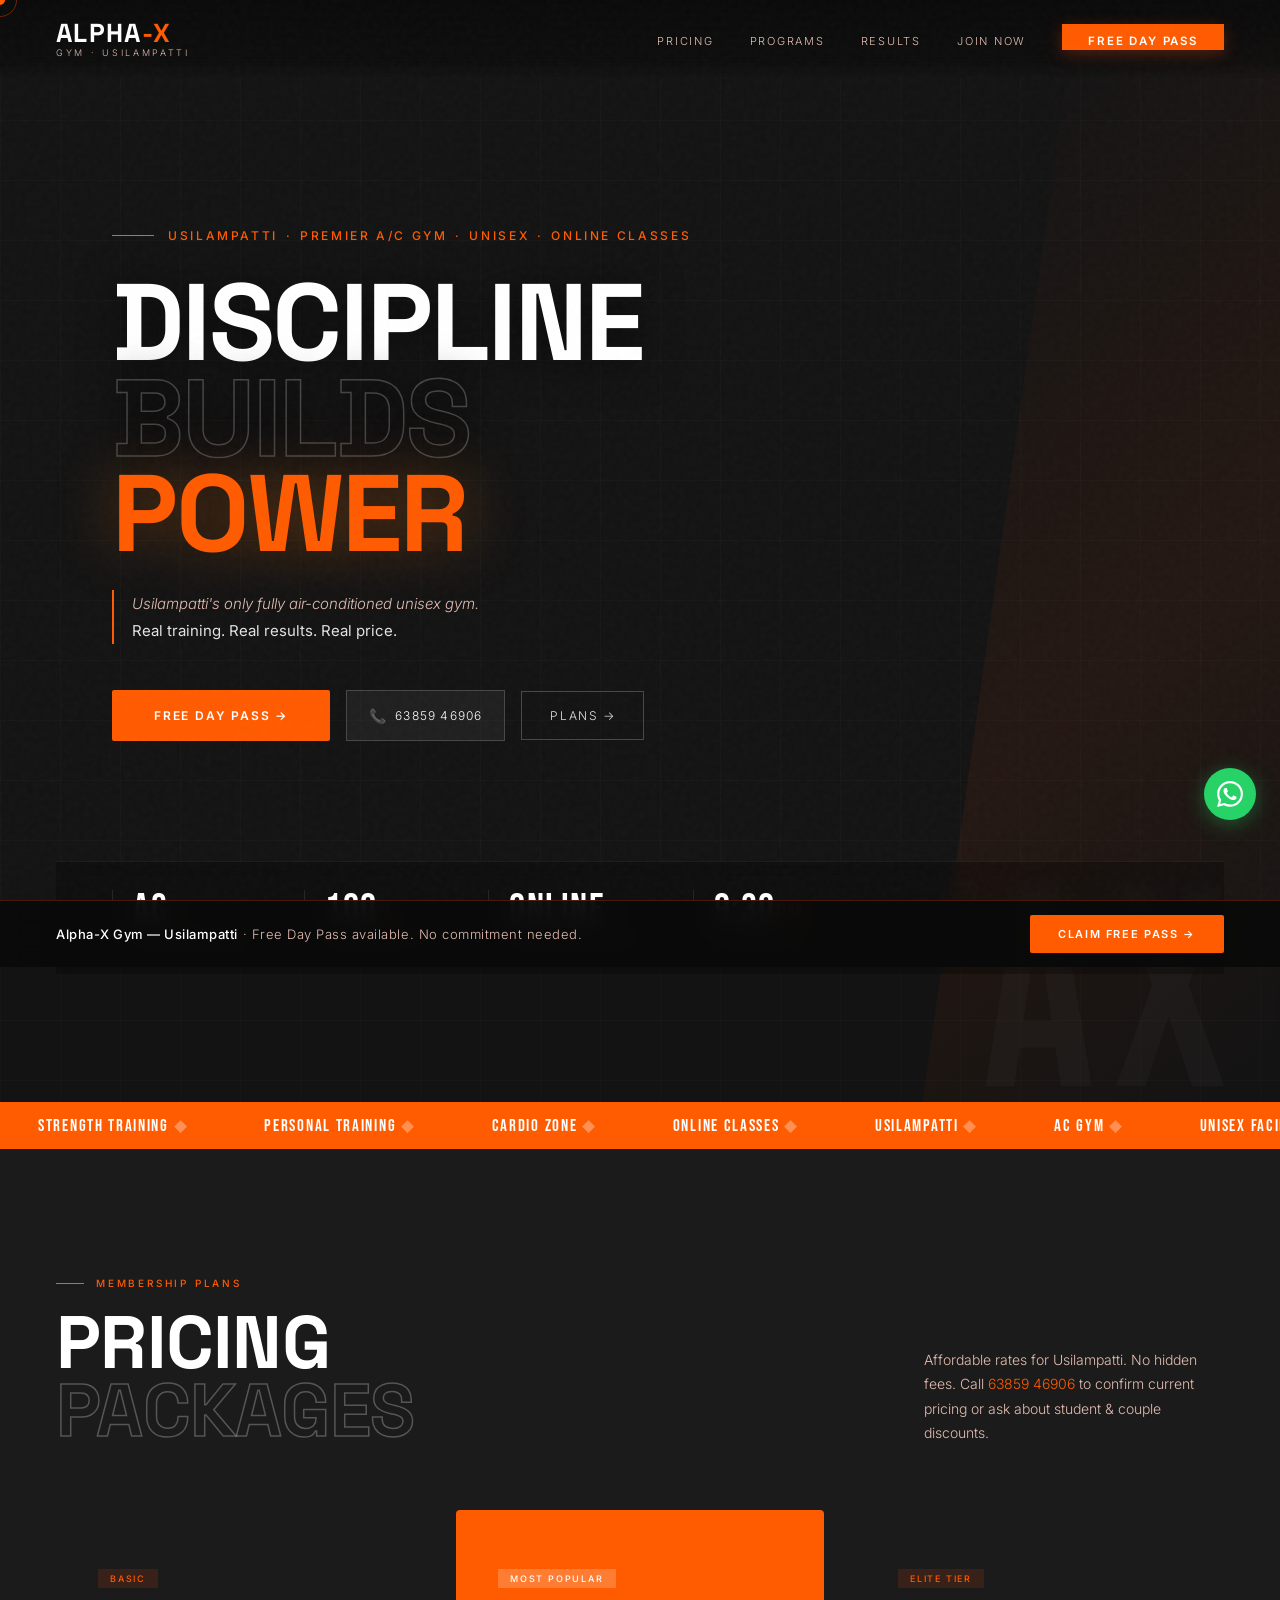
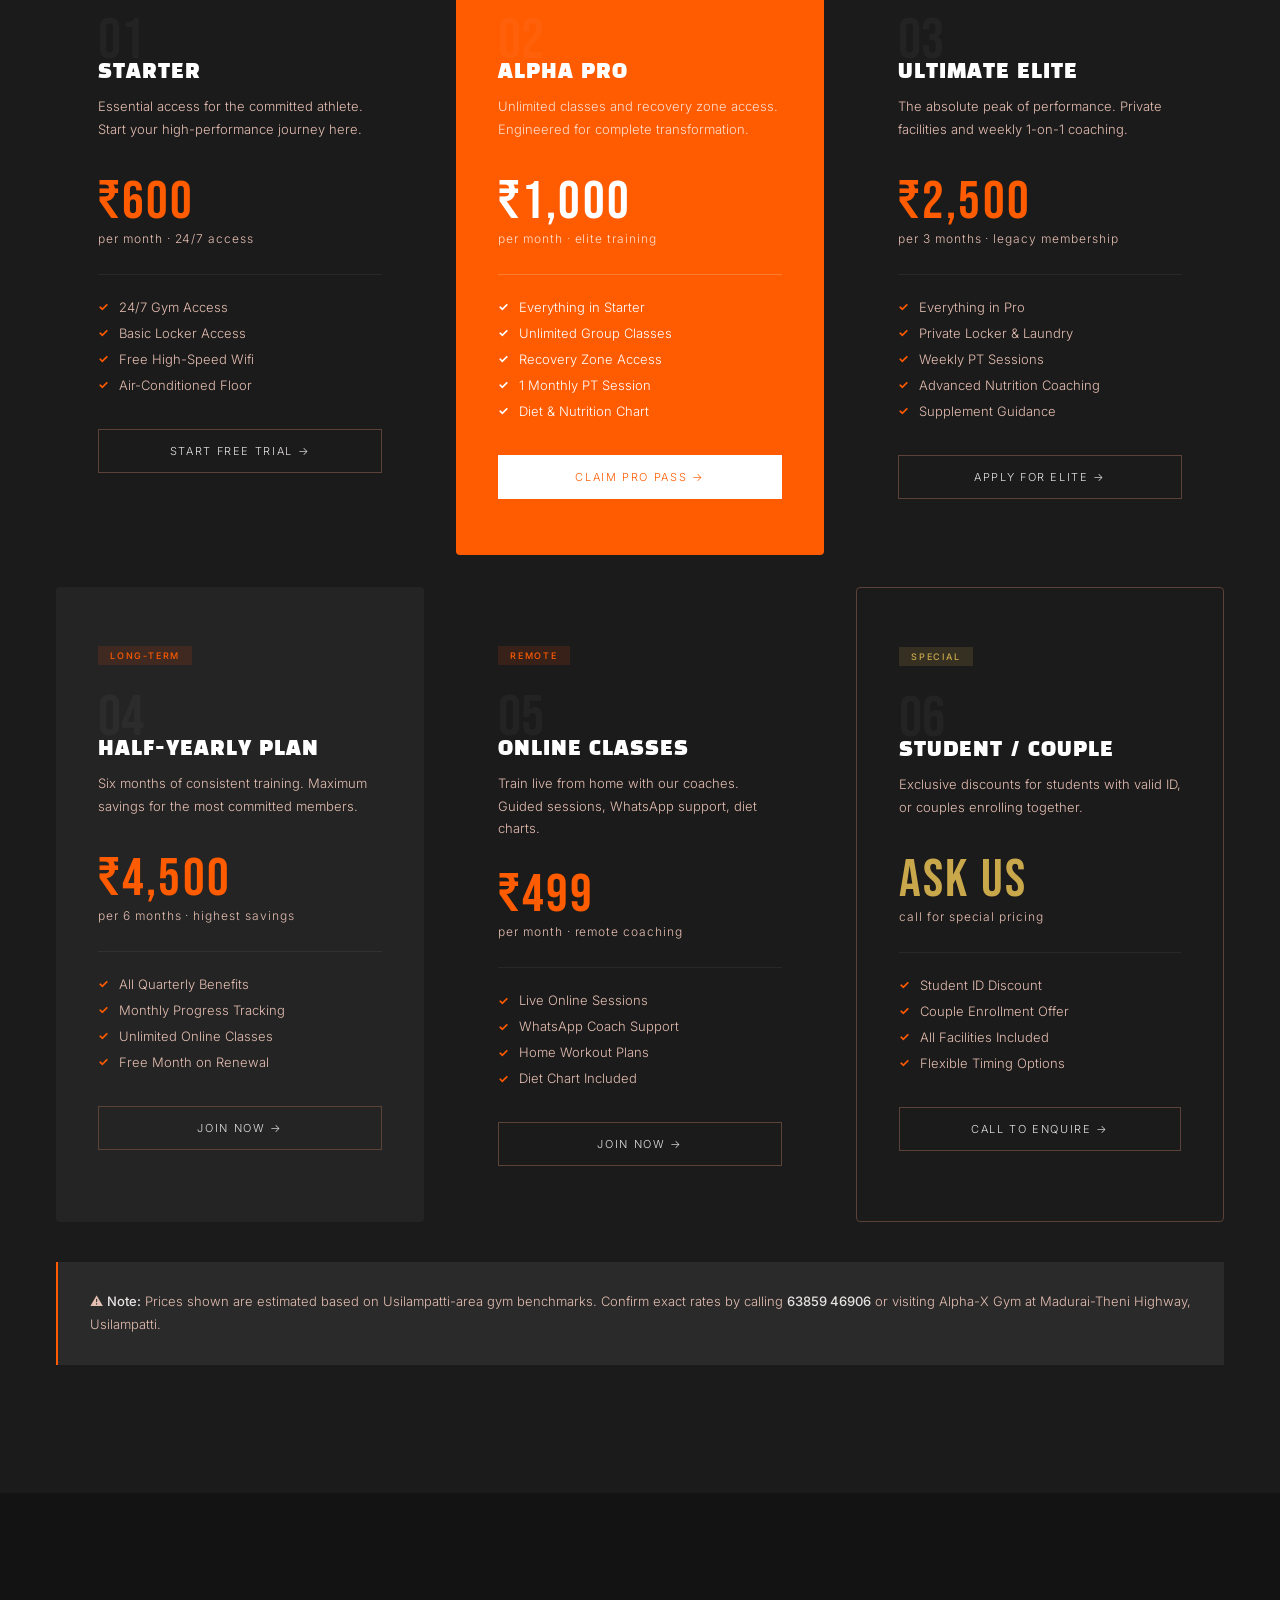
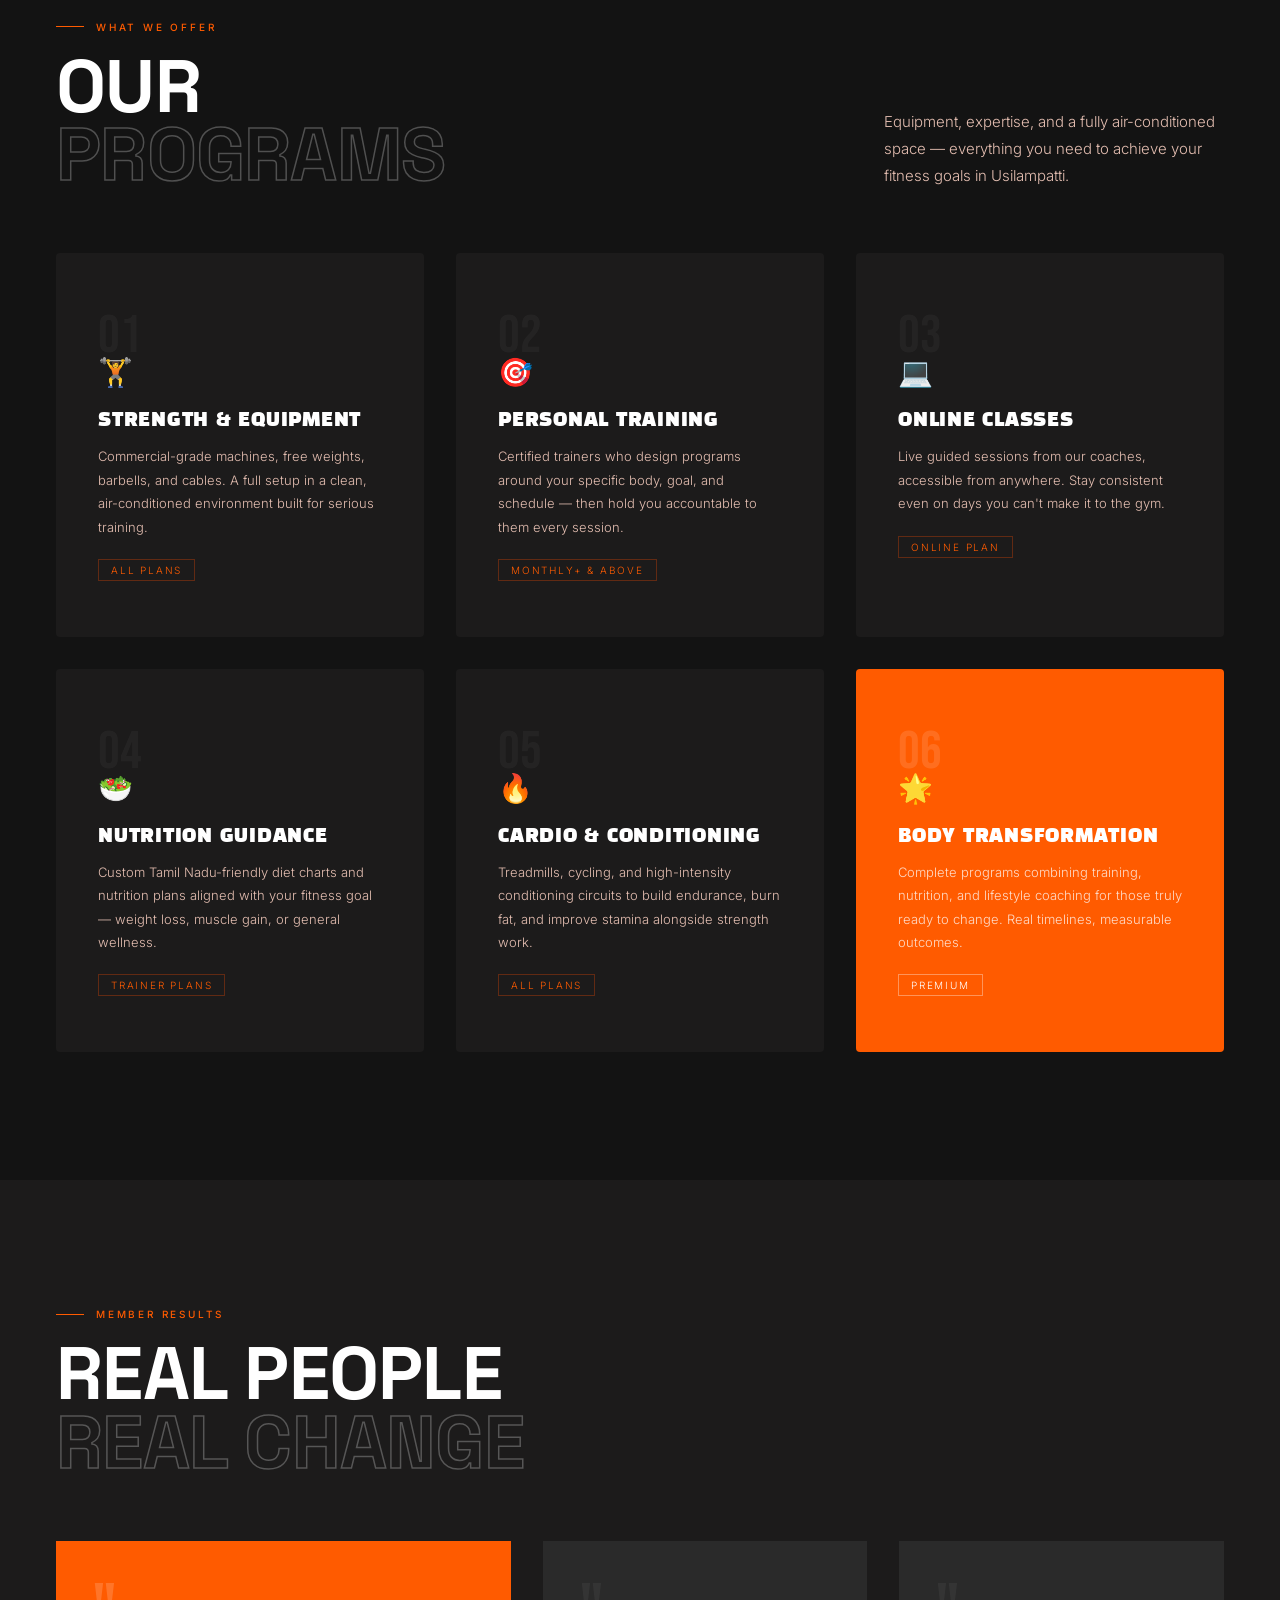
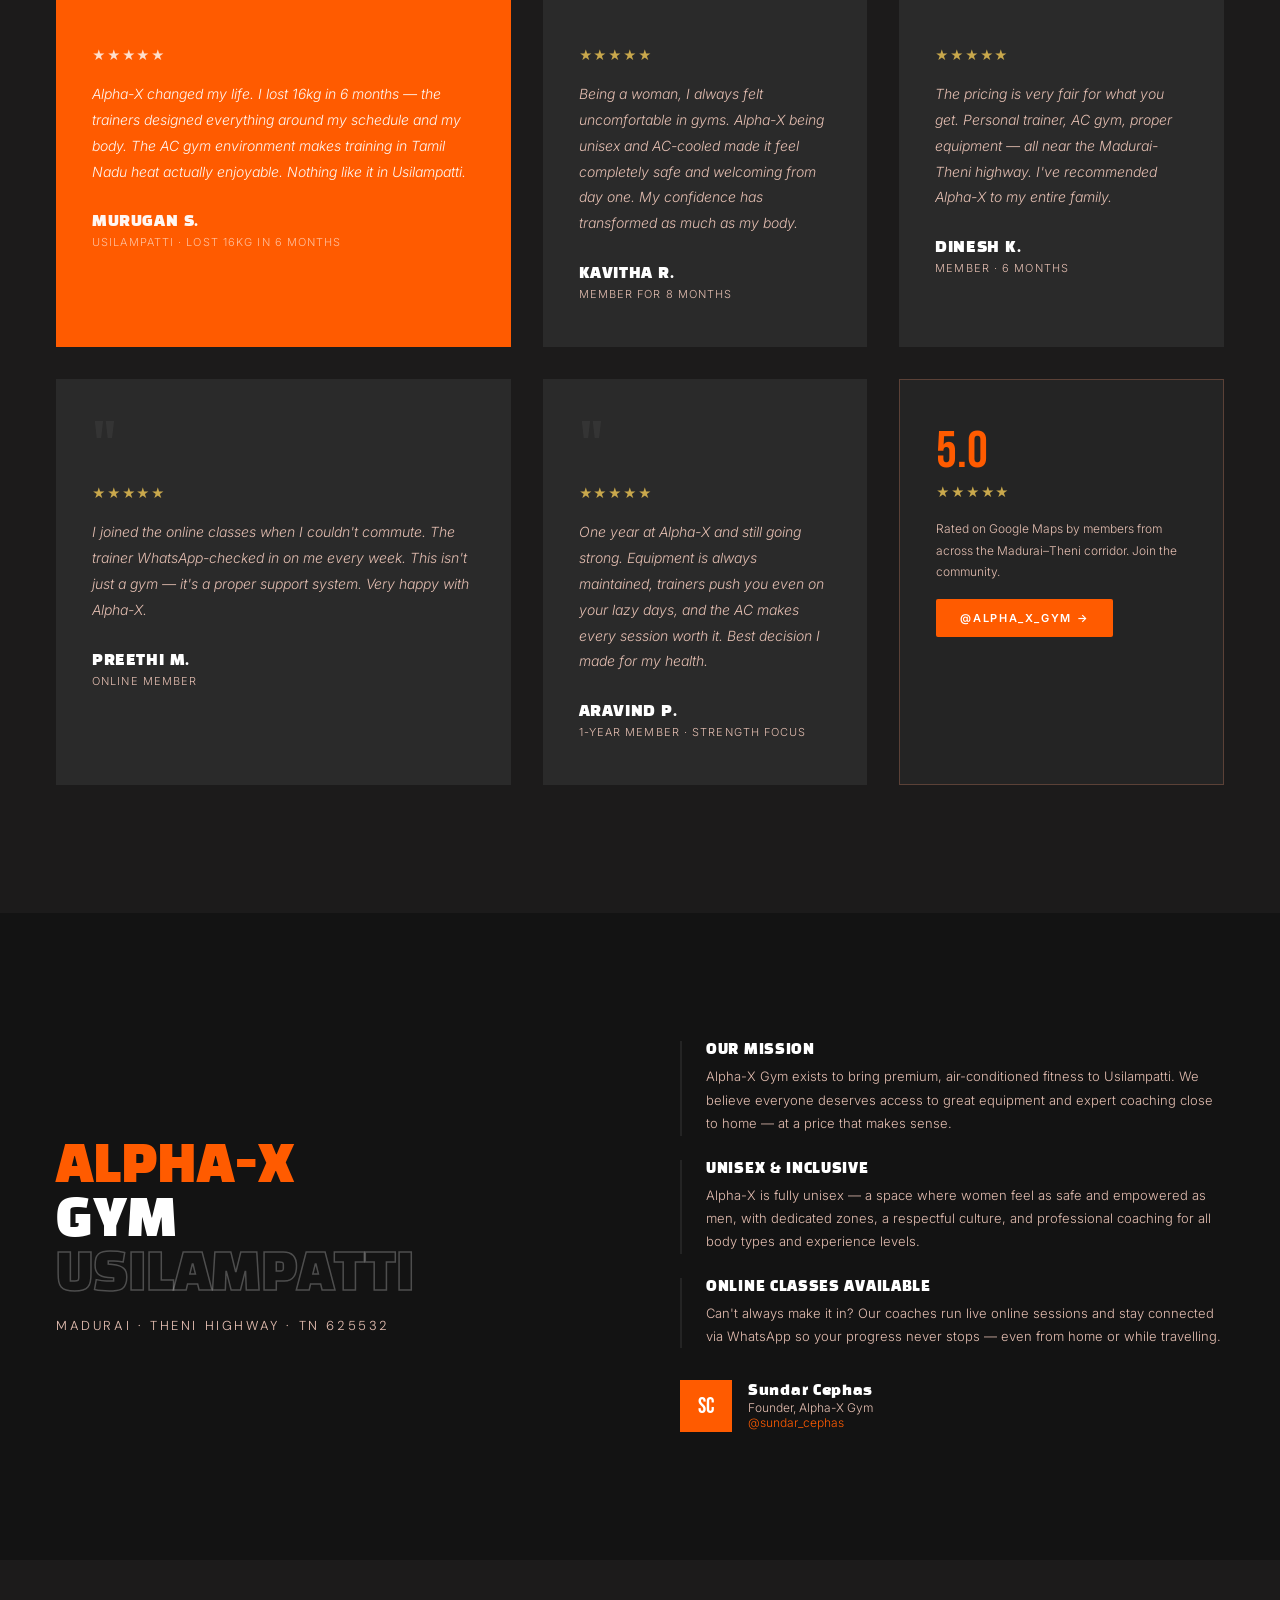
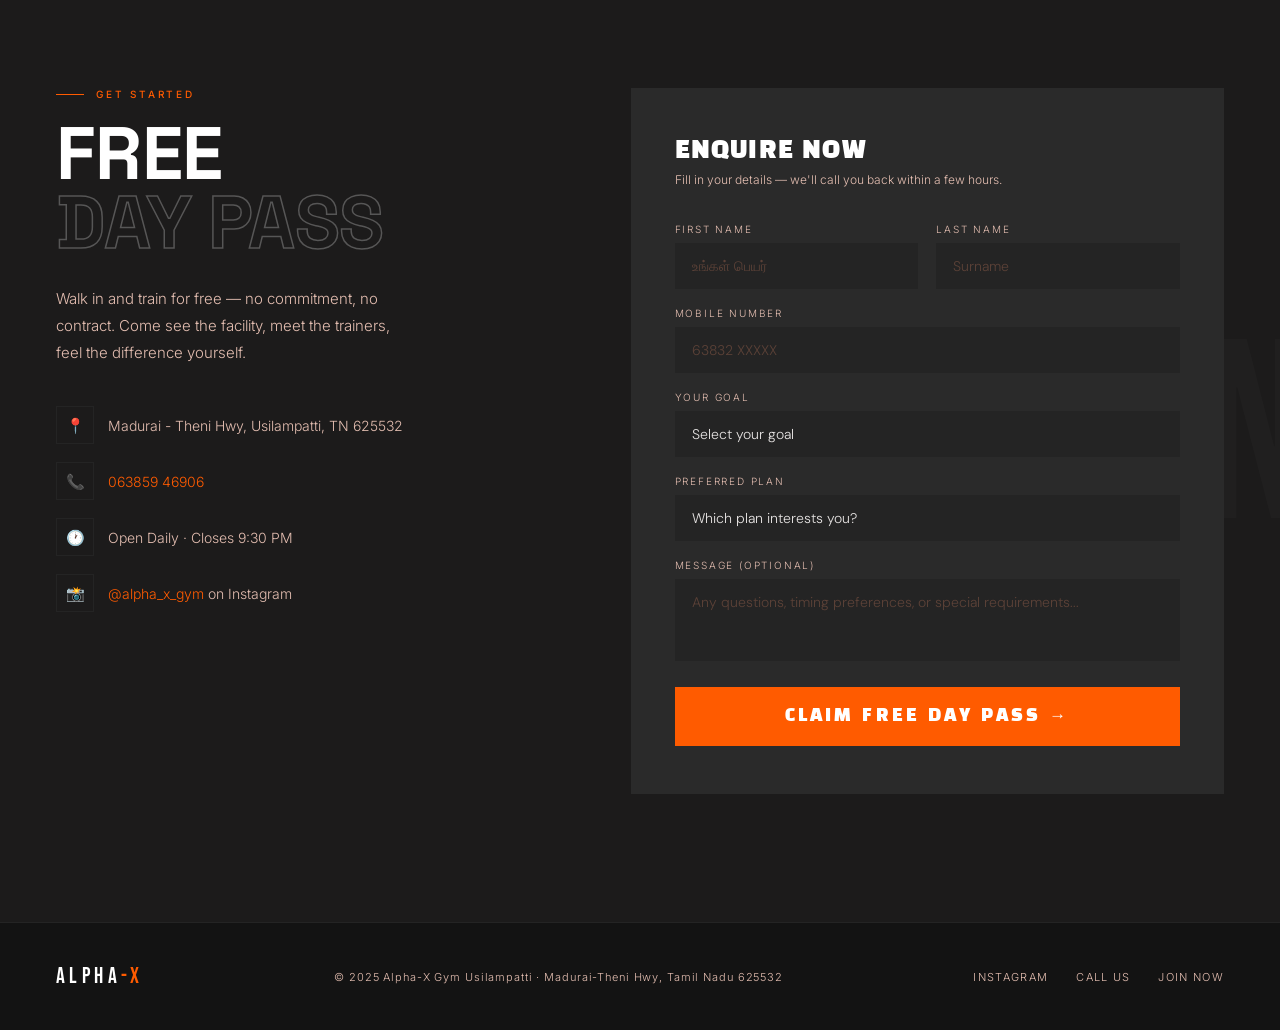
<file: index.html>
<!DOCTYPE html>
<html lang="en">
<head>
<meta charset="UTF-8">
<meta name="viewport" content="width=device-width, initial-scale=1.0">
<title>Alpha-X Gym — Usilampatti | Train Hard. Transform Real.</title>
<meta name="description" content="Alpha-X Gym, Usilampatti — Premium AC unisex gym on Madurai-Theni Highway. Personal training, online classes, affordable plans from ₹499.">
<link rel="preconnect" href="https://fonts.googleapis.com">
<link rel="preconnect" href="https://fonts.gstatic.com" crossorigin>
<link href="https://fonts.googleapis.com/css2?family=Bebas+Neue&family=Black+Han+Sans&family=DM+Sans:ital,opsz,wght@0,9..40,300;0,9..40,400;0,9..40,500;1,9..40,300&display=swap" rel="stylesheet">
<link rel="stylesheet" href="premium.css">
</head>
<body>

<div id="cur"></div>
<div id="cur2"></div>

<!-- FLOATING WHATSAPP -->
<a href="https://wa.me/916385946906?text=Hi%20Alpha-X!%20I%27d%20like%20to%20claim%20a%20Free%20Day%20Pass." target="_blank" class="wa-float" aria-label="WhatsApp">
  <svg viewBox="0 0 24 24"><path d="M17.472 14.382c-.297-.149-1.758-.867-2.03-.967-.273-.099-.471-.148-.67.15-.197.297-.767.966-.94 1.164-.173.199-.347.223-.644.075-.297-.15-1.255-.463-2.39-1.475-.883-.788-1.48-1.761-1.653-2.059-.173-.297-.018-.458.13-.606.134-.133.298-.347.446-.52.149-.174.198-.298.298-.497.099-.198.05-.371-.025-.52-.075-.149-.669-1.612-.916-2.207-.242-.579-.487-.5-.669-.51-.173-.008-.371-.01-.57-.01-.198 0-.52.074-.792.372-.272.297-1.04 1.016-1.04 2.479 0 1.462 1.065 2.875 1.213 3.074.149.198 2.096 3.2 5.077 4.487.709.306 1.262.489 1.694.625.712.227 1.36.195 1.871.118.571-.085 1.758-.719 2.006-1.413.248-.694.248-1.289.173-1.413-.074-.124-.272-.198-.57-.347m-5.421 7.403h-.004a9.87 9.87 0 01-5.031-1.378l-.361-.214-3.741.982.998-3.648-.235-.374a9.86 9.86 0 01-1.51-5.26c.001-5.45 4.436-9.884 9.888-9.884 2.64 0 5.122 1.03 6.988 2.898a9.825 9.825 0 012.893 6.994c-.003 5.45-4.437 9.884-9.885 9.884m8.413-18.297A11.815 11.815 0 0012.05 0C5.495 0 .16 5.335.157 11.892c0 2.096.547 4.142 1.588 5.945L.057 24l6.305-1.654a11.882 11.882 0 005.683 1.448h.005c6.554 0 11.89-5.335 11.893-11.893a11.821 11.821 0 00-3.48-8.413z"/></svg>
</a>

<!-- STICKY CTA BAR -->
<div class="sticky-bar" id="stickyBar">
  <p class="sticky-bar-text"><strong>Alpha-X Gym — Usilampatti</strong> · Free Day Pass available. No commitment needed.</p>
  <a href="#contact" class="btn"><span>Claim Free Pass →</span></a>
</div>

<!-- NAV -->
<nav id="mainNav">
  <a href="#" class="logo">
    <span class="logo-top">ALPHA<span>-X</span></span>
    <span class="logo-sub">Gym · Usilampatti</span>
  </a>
  <ul class="nav-links">
    <li><a href="#pricing">Pricing</a></li>
    <li><a href="#services">Programs</a></li>
    <li><a href="#testimonials">Results</a></li>
    <li><a href="#contact">Join Now</a></li>
    <li><a href="#contact" class="nav-cta">Free Day Pass</a></li>
  </ul>
</nav>

<!-- HERO -->
<section id="hero">
  <div class="hbg"></div>
  <div class="hgrid"></div>
  <div class="hbar"></div>
  <div class="hghost">AX</div>
  <div class="hero-inner">
    <!-- LEFT: Headline & CTAs -->
    <div class="hcontent">
      <div class="eyebrow">
        <div class="eyebrow-line"></div>
        <span>Usilampatti <span class="eyebrow-sep">·</span> Premier A/C Gym <span class="eyebrow-sep">·</span> Unisex <span class="eyebrow-sep">·</span> Online Classes</span>
      </div>
      <h1>
        DISCIPLINE<br>
        <span class="stroke">BUILDS</span><br>
        <span class="acc">POWER</span>
      </h1>
      <p class="hero-tagline">
        Usilampatti's only fully air-conditioned unisex gym.<br>
        <strong>Real training. Real results. Real price.</strong>
      </p>
      <div class="hactions">
        <a href="#contact" class="btn"><span>Free Day Pass →</span></a>
        <a href="tel:6385946906" class="btn-call"><span class="btn-call-icon">📞</span><span>63859 46906</span></a>
        <a href="#pricing" class="btn-o">Plans →</a>
      </div>
    </div>
  </div>
  <div class="hbottom">
    <div class="hs"><div class="hs-n">AC<em> ✓</em></div><div class="hs-l">Air-Conditioned</div></div>
    <div class="hs"><div class="hs-n">100<em>%</em></div><div class="hs-l">Unisex Facility</div></div>
    <div class="hs"><div class="hs-n">ONLINE<em> ✓</em></div><div class="hs-l">Classes Available</div></div>
    <div class="hs"><div class="hs-n">9:30<em>PM</em></div><div class="hs-l">Closes Daily</div></div>
  </div>
</section>

<!-- TICKER -->
<div class="ticker">
  <div class="ticker-track">
    <span class="ti">Strength Training <span class="td">◆</span></span>
    <span class="ti">Personal Training <span class="td">◆</span></span>
    <span class="ti">Cardio Zone <span class="td">◆</span></span>
    <span class="ti">Online Classes <span class="td">◆</span></span>
    <span class="ti">Usilampatti <span class="td">◆</span></span>
    <span class="ti">AC Gym <span class="td">◆</span></span>
    <span class="ti">Unisex Facility <span class="td">◆</span></span>
    <span class="ti">Body Transformation <span class="td">◆</span></span>
    <span class="ti">Nutrition Guidance <span class="td">◆</span></span>
    <span class="ti">Strength Training <span class="td">◆</span></span>
    <span class="ti">Personal Training <span class="td">◆</span></span>
    <span class="ti">Cardio Zone <span class="td">◆</span></span>
    <span class="ti">Online Classes <span class="td">◆</span></span>
    <span class="ti">Usilampatti <span class="td">◆</span></span>
    <span class="ti">AC Gym <span class="td">◆</span></span>
    <span class="ti">Unisex Facility <span class="td">◆</span></span>
    <span class="ti">Body Transformation <span class="td">◆</span></span>
    <span class="ti">Nutrition Guidance <span class="td">◆</span></span>
  </div>
</div>

<!-- PRICING -->
<section id="pricing">
  <div class="ph rev">
    <div>
      <div class="sl"><div class="sl-line"></div><span>Membership Plans</span></div>
      <h2 class="st">PRICING<br><span class="s">PACKAGES</span></h2>
    </div>
    <p class="pnote">Affordable rates for Usilampatti. No hidden fees. Call <a href="tel:6385946906">63859 46906</a> to confirm current pricing or ask about student &amp; couple discounts.</p>
  </div>
  <div class="pgrid">

    <div class="plan rev d1">
      <div class="pbadge">Basic</div>
      <div class="pnum">01</div>
      <div class="pname">STARTER</div>
      <p class="pdesc">Essential access for the committed athlete. Start your high-performance journey here.</p>
      <div class="pprice">₹600</div>
      <div class="pperiod">per month · 24/7 access</div>
      <div class="pdiv"></div>
      <ul class="pfeat">
        <li>24/7 Gym Access</li>
        <li>Basic Locker Access</li>
        <li>Free High-Speed Wifi</li>
        <li>Air-Conditioned Floor</li>
      </ul>
      <a href="registration.html" class="pcta">Start Free Trial →</a>
    </div>

    <div class="plan hl rev d2">
      <div class="pbadge">Most Popular</div>
      <div class="pnum">02</div>
      <div class="pname">Alpha Pro</div>
      <p class="pdesc">Unlimited classes and recovery zone access. Engineered for complete transformation.</p>
      <div class="pprice">₹1,000</div>
      <div class="pperiod">per month · elite training</div>
      <div class="pdiv"></div>
      <ul class="pfeat">
        <li>Everything in Starter</li>
        <li>Unlimited Group Classes</li>
        <li>Recovery Zone Access</li>
        <li>1 Monthly PT Session</li>
        <li>Diet &amp; Nutrition Chart</li>
      </ul>
      <a href="registration.html" class="pcta">Claim Pro Pass →</a>
    </div>

    <div class="plan rev d3">
      <div class="pbadge">Elite Tier</div>
      <div class="pnum">03</div>
      <div class="pname">Ultimate Elite</div>
      <p class="pdesc">The absolute peak of performance. Private facilities and weekly 1-on-1 coaching.</p>
      <div class="pprice">₹2,500</div>
      <div class="pperiod">per 3 months · legacy membership</div>
      <div class="pdiv"></div>
      <ul class="pfeat">
        <li>Everything in Pro</li>
        <li>Private Locker &amp; Laundry</li>
        <li>Weekly PT Sessions</li>
        <li>Advanced Nutrition Coaching</li>
        <li>Supplement Guidance</li>
      </ul>
      <a href="registration.html" class="pcta">Apply for Elite →</a>
    </div>

    <div class="plan rev d1" style="background:var(--iron);">
      <div class="pbadge">Long-Term</div>
      <div class="pnum">04</div>
      <div class="pname">Half-Yearly Plan</div>
      <p class="pdesc">Six months of consistent training. Maximum savings for the most committed members.</p>
      <div class="pprice">₹4,500</div>
      <div class="pperiod">per 6 months · highest savings</div>
      <div class="pdiv"></div>
      <ul class="pfeat">
        <li>All Quarterly Benefits</li>
        <li>Monthly Progress Tracking</li>
        <li>Unlimited Online Classes</li>
        <li>Free Month on Renewal</li>
      </ul>
      <a href="#contact" class="pcta">Join Now →</a>
    </div>

    <div class="plan rev d2">
      <div class="pbadge">Remote</div>
      <div class="pnum">05</div>
      <div class="pname">Online Classes</div>
      <p class="pdesc">Train live from home with our coaches. Guided sessions, WhatsApp support, diet charts.</p>
      <div class="pprice">₹499</div>
      <div class="pperiod">per month · remote coaching</div>
      <div class="pdiv"></div>
      <ul class="pfeat">
        <li>Live Online Sessions</li>
        <li>WhatsApp Coach Support</li>
        <li>Home Workout Plans</li>
        <li>Diet Chart Included</li>
      </ul>
      <a href="#contact" class="pcta">Join Now →</a>
    </div>

    <div class="plan rev d3" style="border:1px solid var(--mid);">
      <div class="pbadge" style="background:rgba(201,168,76,.15);color:var(--gold);">Special</div>
      <div class="pnum">06</div>
      <div class="pname">Student / Couple</div>
      <p class="pdesc">Exclusive discounts for students with valid ID, or couples enrolling together.</p>
      <div class="pprice" style="color:var(--gold);">Ask Us</div>
      <div class="pperiod">call for special pricing</div>
      <div class="pdiv"></div>
      <ul class="pfeat">
        <li>Student ID Discount</li>
        <li>Couple Enrollment Offer</li>
        <li>All Facilities Included</li>
        <li>Flexible Timing Options</li>
      </ul>
      <a href="tel:6385946906" class="pcta">Call to Enquire →</a>
    </div>

  </div>
  <div class="pfoot rev">
    ⚠️ <strong>Note:</strong> Prices shown are estimated based on Usilampatti-area gym benchmarks. Confirm exact rates by calling <strong>63859 46906</strong> or visiting Alpha-X Gym at Madurai-Theni Highway, Usilampatti.
  </div>
</section>

<!-- SERVICES -->
<section id="services">
  <div class="si rev">
    <div>
      <div class="sl"><div class="sl-line"></div><span>What We Offer</span></div>
      <h2 class="st">OUR<br><span class="s">PROGRAMS</span></h2>
    </div>
    <p class="sblurb">Equipment, expertise, and a fully air-conditioned space — everything you need to achieve your fitness goals in Usilampatti.</p>
  </div>
  <div class="sgrid">
    <div class="srv rev d1">
      <div class="srv-n">01</div>
      <span class="srv-icon">🏋️</span>
      <div class="srv-name">Strength &amp; Equipment</div>
      <p class="srv-desc">Commercial-grade machines, free weights, barbells, and cables. A full setup in a clean, air-conditioned environment built for serious training.</p>
      <span class="srv-tag">All plans</span>
    </div>
    <div class="srv rev d2">
      <div class="srv-n">02</div>
      <span class="srv-icon">🎯</span>
      <div class="srv-name">Personal Training</div>
      <p class="srv-desc">Certified trainers who design programs around your specific body, goal, and schedule — then hold you accountable to them every session.</p>
      <span class="srv-tag">Monthly+ &amp; above</span>
    </div>
    <div class="srv rev d3">
      <div class="srv-n">03</div>
      <span class="srv-icon">💻</span>
      <div class="srv-name">Online Classes</div>
      <p class="srv-desc">Live guided sessions from our coaches, accessible from anywhere. Stay consistent even on days you can't make it to the gym.</p>
      <span class="srv-tag">Online plan</span>
    </div>
    <div class="srv rev d1">
      <div class="srv-n">04</div>
      <span class="srv-icon">🥗</span>
      <div class="srv-name">Nutrition Guidance</div>
      <p class="srv-desc">Custom Tamil Nadu-friendly diet charts and nutrition plans aligned with your fitness goal — weight loss, muscle gain, or general wellness.</p>
      <span class="srv-tag">Trainer plans</span>
    </div>
    <div class="srv rev d2">
      <div class="srv-n">05</div>
      <span class="srv-icon">🔥</span>
      <div class="srv-name">Cardio &amp; Conditioning</div>
      <p class="srv-desc">Treadmills, cycling, and high-intensity conditioning circuits to build endurance, burn fat, and improve stamina alongside strength work.</p>
      <span class="srv-tag">All plans</span>
    </div>
    <div class="srv rev d3" style="background:var(--orange);">
      <div class="srv-n" style="color:rgba(255,255,255,.12)">06</div>
      <span class="srv-icon">🌟</span>
      <div class="srv-name" style="color:var(--white)">Body Transformation</div>
      <p class="srv-desc" style="color:rgba(255,255,255,.78)">Complete programs combining training, nutrition, and lifestyle coaching for those truly ready to change. Real timelines, measurable outcomes.</p>
      <span class="srv-tag" style="border-color:rgba(255,255,255,.35);color:var(--white)">Premium</span>
    </div>
  </div>
</section>

<!-- TESTIMONIALS -->
<section id="testimonials">
  <div class="rev">
    <div class="sl"><div class="sl-line"></div><span>Member Results</span></div>
    <h2 class="st">REAL PEOPLE<br><span class="s">REAL CHANGE</span></h2>
  </div>
  <div class="tgrid">
    <div class="tcard feat rev d1">
      <div class="tqm">"</div>
      <span class="tstar">★★★★★</span>
      <p class="tq">Alpha-X changed my life. I lost 16kg in 6 months — the trainers designed everything around my schedule and my body. The AC gym environment makes training in Tamil Nadu heat actually enjoyable. Nothing like it in Usilampatti.</p>
      <div class="ta">Murugan S.</div>
      <div class="tr">Usilampatti · Lost 16kg in 6 months</div>
    </div>
    <div class="tcard rev d2">
      <div class="tqm">"</div>
      <span class="tstar">★★★★★</span>
      <p class="tq">Being a woman, I always felt uncomfortable in gyms. Alpha-X being unisex and AC-cooled made it feel completely safe and welcoming from day one. My confidence has transformed as much as my body.</p>
      <div class="ta">Kavitha R.</div>
      <div class="tr">Member for 8 months</div>
    </div>
    <div class="tcard rev d3">
      <div class="tqm">"</div>
      <span class="tstar">★★★★★</span>
      <p class="tq">The pricing is very fair for what you get. Personal trainer, AC gym, proper equipment — all near the Madurai-Theni highway. I've recommended Alpha-X to my entire family.</p>
      <div class="ta">Dinesh K.</div>
      <div class="tr">Member · 6 months</div>
    </div>
    <div class="tcard rev d1">
      <div class="tqm">"</div>
      <span class="tstar">★★★★★</span>
      <p class="tq">I joined the online classes when I couldn't commute. The trainer WhatsApp-checked in on me every week. This isn't just a gym — it's a proper support system. Very happy with Alpha-X.</p>
      <div class="ta">Preethi M.</div>
      <div class="tr">Online member</div>
    </div>
    <div class="tcard rev d2">
      <div class="tqm">"</div>
      <span class="tstar">★★★★★</span>
      <p class="tq">One year at Alpha-X and still going strong. Equipment is always maintained, trainers push you even on your lazy days, and the AC makes every session worth it. Best decision I made for my health.</p>
      <div class="ta">Aravind P.</div>
      <div class="tr">1-year member · Strength focus</div>
    </div>
    <div class="tcard rev d3" style="background:var(--iron);border:1px solid var(--mid);">
      <div style="font-family:'Bebas Neue',sans-serif;font-size:52px;color:var(--orange);line-height:1;margin-bottom:6px;">5.0</div>
      <span class="tstar">★★★★★</span>
      <p style="font-size:12px;color:var(--muted);line-height:1.8;margin:16px 0;">Rated on Google Maps by members from across the Madurai–Theni corridor. Join the community.</p>
      <a href="https://www.instagram.com/alpha_x_gym" target="_blank" class="btn" style="display:inline-flex;font-size:11px;padding:12px 24px;text-decoration:none;"><span>@alpha_x_gym →</span></a>
    </div>
  </div>
</section>

<!-- ABOUT -->
<section id="about">
  <div class="aq rev">
    <span class="acc">ALPHA-X</span><br>GYM<br>
    <span class="s">USILAMPATTI</span>
    <span class="sub">Madurai · Theni Highway · TN 625532</span>
  </div>
  <div class="ar">
    <div class="ab rev d1">
      <div class="ab-title">Our Mission</div>
      <p>Alpha-X Gym exists to bring premium, air-conditioned fitness to Usilampatti. We believe everyone deserves access to great equipment and expert coaching close to home — at a price that makes sense.</p>
    </div>
    <div class="ab rev d2">
      <div class="ab-title">Unisex &amp; Inclusive</div>
      <p>Alpha-X is fully unisex — a space where women feel as safe and empowered as men, with dedicated zones, a respectful culture, and professional coaching for all body types and experience levels.</p>
    </div>
    <div class="ab rev d3">
      <div class="ab-title">Online Classes Available</div>
      <p>Can't always make it in? Our coaches run live online sessions and stay connected via WhatsApp so your progress never stops — even from home or while travelling.</p>
    </div>
    <div class="founder rev d4">
      <div class="fav">SC</div>
      <div class="finfo">
        <strong>Sundar Cephas</strong>
        Founder, Alpha-X Gym<br>
        <a href="https://www.instagram.com/sundar_cephas" target="_blank">@sundar_cephas</a>
      </div>
    </div>
  </div>
</section>

<!-- CONTACT -->
<section id="contact">
  <div class="cwrap">
    <div>
      <div class="sl rev"><div class="sl-line"></div><span>Get Started</span></div>
      <h2 class="st rev" style="margin-bottom:0">FREE<br><span class="s">DAY PASS</span></h2>
      <p class="cdesc rev">Walk in and train for free — no commitment, no contract. Come see the facility, meet the trainers, feel the difference yourself.</p>
      <div class="citems rev">
        <div class="ci"><div class="ci-icon">📍</div><div class="ci-text">Madurai - Theni Hwy, Usilampatti, TN 625532</div></div>
        <div class="ci"><div class="ci-icon">📞</div><div class="ci-text"><a href="tel:6385946906">063859 46906</a></div></div>
        <div class="ci"><div class="ci-icon">🕐</div><div class="ci-text">Open Daily · Closes 9:30 PM</div></div>
        <div class="ci"><div class="ci-icon">📸</div><div class="ci-text"><a href="https://www.instagram.com/alpha_x_gym" target="_blank">@alpha_x_gym</a> on Instagram</div></div>
      </div>
    </div>
    <div class="fwrap rev">
      <div class="ftitle">Enquire Now</div>
      <div class="fhint">Fill in your details — we'll call you back within a few hours.</div>
      <form id="lf" onsubmit="fs(event)">
        <div class="frow">
          <div class="fg"><label>First Name</label><input type="text" placeholder="உங்கள் பெயர்" required></div>
          <div class="fg"><label>Last Name</label><input type="text" placeholder="Surname" required></div>
        </div>
        <div class="fg"><label>Mobile Number</label><input type="tel" placeholder="63832 XXXXX" required></div>
        <div class="fg"><label>Your Goal</label>
          <select required>
            <option value="" disabled selected>Select your goal</option>
            <option>Weight Loss</option>
            <option>Muscle Gain</option>
            <option>General Fitness</option>
            <option>Strength Training</option>
            <option>Online Classes Only</option>
            <option>Not sure — need guidance</option>
          </select>
        </div>
        <div class="fg"><label>Preferred Plan</label>
          <select>
            <option value="" disabled selected>Which plan interests you?</option>
            <option>Monthly Basic (₹600)</option>
            <option>Monthly + Trainer (₹1,000)</option>
            <option>Quarterly Plan (₹2,500)</option>
            <option>Half-Yearly (₹4,500)</option>
            <option>Online Classes (₹499)</option>
            <option>Student / Couple Special</option>
          </select>
        </div>
        <div class="fg"><label>Message (optional)</label><textarea rows="3" placeholder="Any questions, timing preferences, or special requirements..."></textarea></div>
        <button type="submit" class="fbtn"><span>CLAIM FREE DAY PASS →</span></button>
      </form>
      <div class="fok" id="fok">🔥 Done! Our team will call you shortly. See you at Alpha-X!</div>
    </div>
  </div>
</section>

<!-- FOOTER -->
<footer>
  <a href="#" class="fl">ALPHA<span>-X</span></a>
  <p class="fc">© 2025 Alpha-X Gym Usilampatti · Madurai-Theni Hwy, Tamil Nadu 625532</p>
  <div class="flinks">
    <a href="https://www.instagram.com/alpha_x_gym" target="_blank">Instagram</a>
    <a href="tel:6385946906">Call Us</a>
    <a href="#contact">Join Now</a>
  </div>
</footer>

<script>
  /* Cursor */
  const c=document.getElementById('cur'),r=document.getElementById('cur2');
  let mx=0,my=0,rx=0,ry=0;
  document.addEventListener('mousemove',e=>{mx=e.clientX;my=e.clientY;});
  (function loop(){c.style.left=mx+'px';c.style.top=my+'px';rx+=(mx-rx)*.12;ry+=(my-ry)*.12;r.style.left=rx+'px';r.style.top=ry+'px';requestAnimationFrame(loop);})();

  /* Scroll reveal */
  const obs=new IntersectionObserver(entries=>{entries.forEach(e=>{if(e.isIntersecting){e.target.classList.add('on');obs.unobserve(e.target);}});},{threshold:.1});
  document.querySelectorAll('.rev').forEach(el=>obs.observe(el));

  /* Nav shrink on scroll */
  const nav=document.getElementById('mainNav');
  window.addEventListener('scroll',()=>{
    nav.classList.toggle('scrolled', window.scrollY > 80);
  });

  /* Sticky bar — show after scrolling past hero */
  const bar=document.getElementById('stickyBar');
  window.addEventListener('scroll',()=>{
    bar.classList.toggle('show', window.scrollY > window.innerHeight * 0.7);
  });

  /* Form submit → WhatsApp */
  function fs(e){
    e.preventDefault();
    const f=e.target;
    const name=f.querySelector('input[type="text"]').value;
    const phone=f.querySelector('input[type="tel"]').value;
    const msg=`Hi Alpha-X! I'd like a Free Day Pass.%0AName: ${encodeURIComponent(name)}%0APhone: ${encodeURIComponent(phone)}`;
    window.open(`https://wa.me/916385946906?text=${msg}`,'_blank');
    f.style.display='none';
    document.getElementById('fok').style.display='block';
  }
</script>
</body>
</html>
</file>
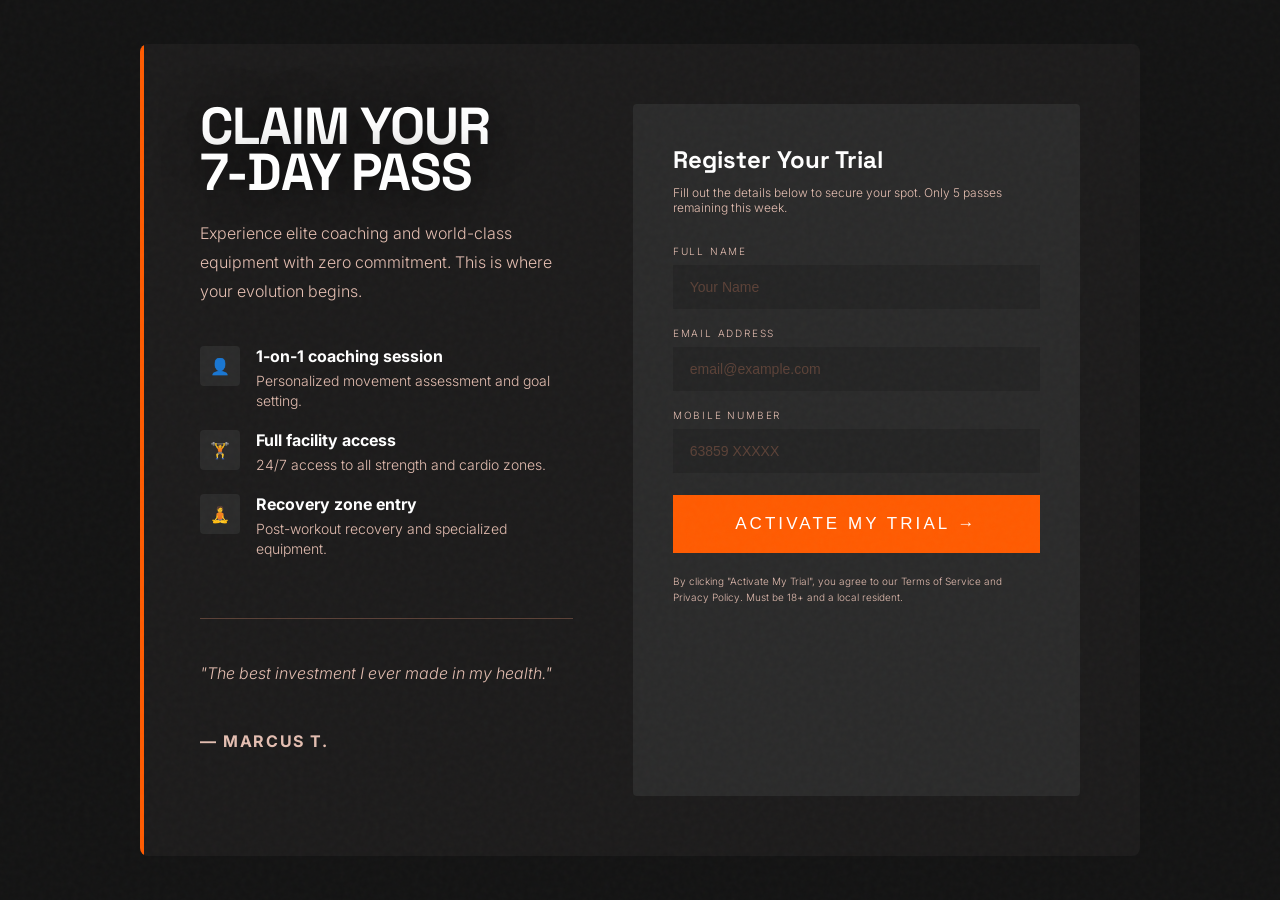
<file: registration.html>
<!DOCTYPE html>
<html lang="en">
<head>
<meta charset="UTF-8">
<meta name="viewport" content="width=device-width, initial-scale=1.0">
<title>Claim Your 7-Day Pass | Alpha-X Gym</title>
<link rel="stylesheet" href="premium.css">
<style>
  body { display: flex; align-items: center; justify-content: center; min-height: 100vh; padding: 20px; }
  .reg-container { 
    max-width: 1000px; width: 100%; display: grid; grid-template-columns: 1fr 1.2fr; gap: 60px; 
    background: var(--surface-low); padding: 60px; border-radius: 8px; position: relative; overflow: hidden;
  }
  .reg-container::before {
    content: ''; position: absolute; top: 0; left: 0; width: 4px; height: 100%; background: var(--primary);
  }
  .reg-info h1 { font-size: 52px; margin-bottom: 24px; color: var(--white); }
  .reg-info p { font-size: 16px; line-height: 1.8; color: var(--text-muted); margin-bottom: 40px; }
  .benefits { list-style: none; display: flex; flex-direction: column; gap: 20px; }
  .benefit { display: flex; align-items: flex-start; gap: 16px; }
  .benefit-icon { width: 40px; height: 40px; background: var(--surface-high); display: flex; align-items: center; justify-content: center; color: var(--primary); border-radius: 4px; flex-shrink: 0; }
  .benefit-text strong { display: block; color: var(--white); margin-bottom: 4px; }
  .benefit-text span { font-size: 14px; color: var(--text-muted); }
  
  .testimonial { margin-top: 60px; padding-top: 40px; border-top: 1px solid var(--outline); }
  .t-quote { font-style: italic; color: var(--white); font-size: 18px; margin-bottom: 12px; }
  .t-author { font-weight: 700; color: var(--primary); text-transform: uppercase; font-size: 13px; letter-spacing: 0.1em; }

  .reg-form { background: var(--surface-high); padding: 40px; border-radius: 4px; }
  .reg-form h2 { font-family: 'Space Grotesk', sans-serif; font-size: 24px; margin-bottom: 10px; color: var(--white); }
  .reg-form .fhint { font-size: 12px; color: var(--text-muted); margin-bottom: 30px; }
  
  @media (max-width: 900px) {
    .reg-container { grid-template-columns: 1fr; padding: 40px 20px; }
    .reg-info h1 { font-size: 38px; }
  }
</style>
</head>
<body>

<div class="reg-container">
  <div class="reg-info">
    <h1>CLAIM YOUR<br>7-DAY PASS</h1>
    <p>Experience elite coaching and world-class equipment with zero commitment. This is where your evolution begins.</p>
    
    <div class="benefits">
      <div class="benefit">
        <div class="benefit-icon">👤</div>
        <div class="benefit-text">
          <strong>1-on-1 coaching session</strong>
          <span>Personalized movement assessment and goal setting.</span>
        </div>
      </div>
      <div class="benefit">
        <div class="benefit-icon">🏋️</div>
        <div class="benefit-text">
          <strong>Full facility access</strong>
          <span>24/7 access to all strength and cardio zones.</span>
        </div>
      </div>
      <div class="benefit">
        <div class="benefit-icon">🧘</div>
        <div class="benefit-text">
          <strong>Recovery zone entry</strong>
          <span>Post-workout recovery and specialized equipment.</span>
        </div>
      </div>
    </div>

    <div class="testimonial">
      <p class="t-quote">"The best investment I ever made in my health."</p>
      <p class="t-author">— MARCUS T.</p>
    </div>
  </div>

  <div class="reg-form">
    <h2>Register Your Trial</h2>
    <p class="fhint">Fill out the details below to secure your spot. Only 5 passes remaining this week.</p>
    <form action="#" onsubmit="alert('Pass Claimed! Redirecting to WhatsApp...'); return false;">
      <div class="fg">
        <label>Full Name</label>
        <input type="text" placeholder="Your Name" required>
      </div>
      <div class="fg">
        <label>Email Address</label>
        <input type="email" placeholder="email@example.com" required>
      </div>
      <div class="fg">
        <label>Mobile Number</label>
        <input type="tel" placeholder="63859 XXXXX" required>
      </div>
      <button type="submit" class="fbtn"><span>ACTIVATE MY TRIAL →</span></button>
    </form>
    <p style="font-size: 10px; color: var(--text-muted); margin-top: 20px; line-height: 1.6;">
      By clicking "Activate My Trial", you agree to our Terms of Service and Privacy Policy. Must be 18+ and a local resident.
    </p>
  </div>
</div>

</body>
</html>
</file>
<file: premium.css>
/* ============================================================
   ALPHA-X GYM — IRONPEAK PREMIUM UPGRADE LAYER
   Apply after base styles. Overrides only what needs upgrading.
   ============================================================ */

@import url('https://fonts.googleapis.com/css2?family=Space+Grotesk:wght@300;400;500;600;700&family=Inter:wght@300;400;500;600&display=swap');

/* ─── DESIGN TOKENS ─── */
:root {
  --background: #131313;
  --surface:    #131313;
  --surface-low: #1c1b1b;
  --surface-high: #2a2a2a;
  --surface-highest: #353535;
  --outline:    #5b4137;
  --primary:    #ff5b00;
  --primary-dim: #802a00;
  --on-primary: #ffffff;
  --text-main:  #e5e2e1;
  --text-muted: #e4beb1;
  --white:      #ffffff;
  --black:      #0e0e0e;
}

/* Backwards compatibility / legacy tokens mapping */
:root {
  --black: var(--black);
  --char:  var(--surface-low);
  --dark:  var(--surface-high);
  --iron:  #242424;
  --mid:   var(--outline);
  --muted: var(--text-muted);
  --smoke: var(--text-muted);
  --light: var(--text-main);
  --orange: var(--primary);
  --orange2: var(--primary-dim);
  --gold:    #c9a84c;
}

/* ─── BASE ─── */
*, *::before, *::after { box-sizing: border-box; margin: 0; padding: 0; }
html  { scroll-behavior: smooth; }
body  {
  background: var(--background);
  color: var(--text-main);
  font-family: 'Inter', sans-serif;
  font-weight: 300;
  overflow-x: hidden;
  cursor: none;
}

/* ─── NOISE TEXTURE ─── */
body::before {
  content: '';
  position: fixed; inset: 0;
  pointer-events: none; z-index: 9990;
  background-image: url("data:image/svg+xml,%3Csvg viewBox='0 0 200 200' xmlns='http://www.w3.org/2000/svg'%3E%3Cfilter id='n'%3E%3CfeTurbulence type='fractalNoise' baseFrequency='0.78' numOctaves='4' stitchTiles='stitch'/%3E%3C/filter%3E%3Crect width='100%25' height='100%25' filter='url(%23n)' opacity='0.028'/%3E%3C/svg%3E");
  opacity: 1;
}

/* ─── CURSOR ─── */
#cur  { position: fixed; width: 10px; height: 10px; background: var(--orange); border-radius: 50%; pointer-events: none; z-index: 9999; transform: translate(-50%,-50%); transition: width .15s, height .15s, background .2s; }
#cur2 { position: fixed; width: 34px; height: 34px; border: 1px solid rgba(255,77,0,.4); border-radius: 50%; pointer-events: none; z-index: 9998; transform: translate(-50%,-50%); transition: width .3s, height .3s; }
@media (max-width: 900px) { #cur, #cur2 { display: none; } body { cursor: auto; } }

/* ─── NAV ─── */
nav {
  position: fixed; top: 0; left: 0; right: 0; z-index: 200;
  display: flex; align-items: center; justify-content: space-between;
  padding: 20px 56px;
  background: linear-gradient(to bottom, rgba(10,10,10,.98) 0%, rgba(10,10,10,.6) 80%, transparent 100%);
  backdrop-filter: blur(12px);
  -webkit-backdrop-filter: blur(12px);
  border-bottom: 1px solid rgba(255,255,255,.04);
  transition: padding .3s;
}
nav.scrolled { padding: 14px 56px; background: rgba(10,10,10,.97); border-bottom-color: rgba(255,77,0,.15); }
.logo { text-decoration: none; display: flex; flex-direction: column; line-height: 1; }
.logo-top { font-family: 'Space Grotesk', sans-serif; font-weight: 700; font-size: 26px; letter-spacing: .05em; color: var(--white); }
.logo-top span { color: var(--primary); }
.logo-sub { font-family: 'Inter', sans-serif; font-size: 9px; letter-spacing: .3em; text-transform: uppercase; color: var(--text-muted); margin-top: 2px; }
.nav-links { display: flex; gap: 36px; list-style: none; align-items: center; }
.nav-links a {
  text-decoration: none; color: var(--smoke);
  font-size: 11px; letter-spacing: .16em; text-transform: uppercase;
  position: relative; padding-bottom: 2px;
  transition: color .2s; cursor: none;
}
.nav-links a::after {
  content: ''; position: absolute; bottom: 0; left: 0;
  width: 0; height: 1px; background: var(--orange);
  transition: width .25s ease;
}
.nav-links a:hover { color: var(--white); }
.nav-links a:hover::after { width: 100%; }
.nav-cta {
  background: var(--orange) !important; color: var(--white) !important;
  padding: 10px 26px; letter-spacing: .16em !important;
  font-weight: 600 !important; font-size: 11.5px !important;
  position: relative; overflow: hidden;
  box-shadow: 0 4px 16px rgba(255,77,0,.28);
  transition: color .25s !important;
}
.nav-cta::after {
  content: ''; position: absolute; inset: 0;
  background: var(--white); transform: translateX(-101%);
  transition: transform .28s ease; z-index: 0;
}
.nav-cta:hover::after { transform: translateX(0); }
.nav-cta:hover { color: var(--orange) !important; }
.nav-cta > * { position: relative; z-index: 1; }

/* ─── HERO ─── */
#hero {
  position: relative; min-height: 100vh;
  display: flex; flex-direction: column; justify-content: center; overflow: hidden;
}

/* Two-column inner layout — REDUCED GAP */
.hero-inner {
  position: relative; z-index: 2;
  display: flex; flex-direction: column;
  justify-content: center;
  padding: 100px 56px 120px;
  max-width: 1400px; width: 100%;
}


.hbg {
  position: absolute; inset: 0;
  background:
    radial-gradient(ellipse 80% 60% at 62% 50%, rgba(255,77,0,.10) 0%, transparent 65%),
    radial-gradient(ellipse 35% 35% at 12% 80%, rgba(201,168,76,.07) 0%, transparent 55%),
    radial-gradient(ellipse 25% 40% at 85% 20%, rgba(255,77,0,.04) 0%, transparent 60%),
    var(--black);
}
.hgrid {
  position: absolute; inset: 0;
  background-image:
    linear-gradient(rgba(255,255,255,.016) 1px, transparent 1px),
    linear-gradient(90deg, rgba(255,255,255,.016) 1px, transparent 1px);
  background-size: 60px 60px;
}
.hbar {
  position: absolute; right: -60px; top: 0; bottom: 0; width: 340px;
  background: linear-gradient(135deg, transparent 0%, rgba(255,77,0,.07) 55%, transparent 100%);
  transform: skewX(-8deg); pointer-events: none;
}
.hghost {
  position: absolute; right: 36px; bottom: -40px;
  font-family: 'Bebas Neue', sans-serif;
  font-size: clamp(160px, 22vw, 360px);
  color: rgba(255,255,255,.025); line-height: 1;
  pointer-events: none; user-select: none; letter-spacing: .06em;
}
.hcontent { position: relative; z-index: 2; padding: 0; max-width: 700px; }
.eyebrow { display: flex; align-items: center; gap: 14px; margin-bottom: 32px; animation: fadeUp .8s .2s both; }
.eyebrow-line { width: 42px; height: 1px; background: var(--orange); flex-shrink: 0; }
.eyebrow span { font-size: 12px; letter-spacing: .22em; text-transform: uppercase; color: var(--orange); font-weight: 500; }
.eyebrow-sep { color: rgba(255,77,0,.45); margin: 0 2px; }
h1 {
  font-family: 'Space Grotesk', sans-serif;
  font-weight: 700;
  font-size: clamp(54px, 8.5vw, 122px);
  line-height: .88; text-transform: uppercase; color: var(--white);
  animation: fadeUp .9s .35s both;
  text-shadow: 0 2px 40px rgba(0,0,0,.6);
  letter-spacing: -0.02em;
}
h1 .stroke { -webkit-text-stroke: 1.5px rgba(255,255,255,.22); color: transparent; }
h1 .acc { color: var(--primary); text-shadow: 0 0 60px rgba(255,123,0,.35); }
.hero-tagline {
  margin-top: 28px; font-size: 15px; line-height: 1.8;
  color: var(--smoke); max-width: 440px; font-style: italic;
  animation: fadeUp .9s .5s both;
  border-left: 2px solid var(--orange); padding-left: 18px;
}
.hero-tagline strong { font-style: normal; color: var(--light); font-weight: 400; }
.hactions { margin-top: 46px; display: flex; align-items: center; gap: 16px; animation: fadeUp .9s .65s both; flex-wrap: wrap; }

/* Click-to-call button */
.btn-call {
  display: inline-flex; align-items: center; gap: 8px;
  color: var(--white); text-decoration: none;
  font-size: 12px; letter-spacing: .1em; text-transform: uppercase;
  border: 1px solid rgba(255,255,255,.18);
  background: rgba(255,255,255,.05);
  padding: 16px 22px;
  transition: border-color .25s, background .25s, color .25s;
  cursor: none; backdrop-filter: blur(6px);
}
.btn-call:hover { border-color: var(--orange); background: rgba(255,77,0,.1); color: var(--orange); }
.btn-call-icon { font-size: 14px; }

/* Primary button — shimmer slide */
.btn {
  display: inline-flex; align-items: center; gap: 10px;
  background: var(--primary); color: var(--white);
  text-decoration: none; font-size: 12px; font-weight: 600;
  letter-spacing: .15em; text-transform: uppercase;
  padding: 18px 42px; position: relative; overflow: hidden;
  border: none; cursor: none; transition: color .25s, box-shadow .3s;
  border-radius: 2px;
  box-shadow: 0 0 0 0 rgba(255,123,0,0);
}
.btn::after {
  content: ''; position: absolute; inset: 0;
  background: var(--white); transform: translateX(-101%);
  transition: transform .28s ease;
}
.btn:hover::after { transform: translateX(0); }
.btn:hover { color: var(--orange); box-shadow: 0 8px 32px rgba(255,77,0,.35); }
.btn span { position: relative; z-index: 1; }

/* Ghost button */
.btn-o {
  display: inline-flex; align-items: center; gap: 8px;
  color: var(--light); text-decoration: none;
  font-size: 12px; letter-spacing: .13em; text-transform: uppercase;
  border: 1px solid var(--mid); padding: 16px 28px;
  transition: border-color .25s, color .25s, background .25s;
  cursor: none;
}
.btn-o:hover { border-color: var(--orange); color: var(--orange); background: rgba(255,77,0,.06); }

/* Hero bottom stats */
.hbottom {
  position: relative; z-index: 2;
  bottom: 0; left: 0; right: 0;
  display: flex; gap: 52px;
  padding: 28px 56px;
  border-top: 1px solid rgba(255,255,255,.06);
  animation: fadeUp .9s 1s both; flex-wrap: wrap;
  background: rgba(0,0,0,.25); backdrop-filter: blur(8px);
}
.hs { border-left: 1px solid var(--iron); padding-left: 20px; transition: border-left-color .2s; }
.hs:hover { border-left-color: var(--orange); }
.hs-n { font-family: 'Bebas Neue', sans-serif; font-size: 40px; color: var(--white); letter-spacing: .04em; line-height: 1; }
.hs-n em { color: var(--orange); font-style: normal; font-size: 26px; }
.hs-l { font-size: 10px; color: var(--muted); letter-spacing: .18em; text-transform: uppercase; margin-top: 4px; }

/* ─── TICKER ─── */
.ticker { background: var(--orange); padding: 13px 0; overflow: hidden; white-space: nowrap; }
.ticker-track { display: inline-flex; animation: tick 24s linear infinite; }
.ti  { font-family: 'Bebas Neue', sans-serif; font-size: 17px; letter-spacing: .1em; padding: 0 38px; color: var(--white); }
.td  { color: rgba(255,255,255,.32); }

/* ─── SHARED SECTION ─── */
section { padding: 8rem 56px; }
.sl { display: flex; align-items: center; gap: 12px; margin-bottom: 20px; }
.sl-line { width: 28px; height: 1px; background: var(--orange); }
.sl span { font-size: 10px; letter-spacing: .28em; text-transform: uppercase; color: var(--orange); font-weight: 500; }
.st {
  font-family: 'Space Grotesk', sans-serif;
  font-weight: 700;
  font-size: clamp(38px, 5.8vw, 76px);
  line-height: .92; text-transform: uppercase; color: var(--white);
  letter-spacing: -0.01em;
}
.st .s { -webkit-text-stroke: 1.5px rgba(255,255,255,.26); color: transparent; }

/* ─── PRICING ─── */
#pricing { background: var(--char); }
.ph { display: flex; justify-content: space-between; align-items: flex-end; margin-bottom: 64px; }
.pnote { max-width: 300px; font-size: 14px; color: var(--smoke); line-height: 1.75; }
.pnote a { color: var(--orange); text-decoration: none; }
.pgrid { display: grid; grid-template-columns: repeat(3, 1fr); gap: 32px; }
.plan {
  background: var(--surface-low); padding: 56px 42px;
  position: relative; overflow: hidden;
  transition: background .3s, transform .25s;
  cursor: none;
  border-radius: 4px;
}
.plan::before {
  content: ''; position: absolute; top: 0; left: 0; right: 0; height: 2px;
  background: var(--orange); transform: scaleX(0); transform-origin: left;
  transition: transform .4s ease;
}
.plan:hover::before { transform: scaleX(1); }
.plan:hover { background: var(--iron); transform: translateY(-3px); }

/* Highlighted plan */
.plan.hl { background: var(--primary); transform: none !important; }
.plan.hl .pname, .plan.hl .pprice { color: var(--white); }
.plan.hl .pdesc, .plan.hl .pperiod { color: rgba(255,255,255,.8); }
.plan.hl .pfeat li { color: var(--white); }
.plan.hl .pfeat li::before { color: var(--white); }
.plan.hl .pbadge { background: rgba(255,255,255,.2); color: var(--white); }
.plan.hl::before { display: none; }
.plan.hl .pdiv { background: rgba(255,255,255,.2); }

.pbadge {
  display: inline-block; font-size: 9px; letter-spacing: .2em;
  text-transform: uppercase; background: rgba(255,77,0,.12);
  color: var(--orange); padding: 4px 12px; margin-bottom: 24px; font-weight: 500;
}
.pnum {
  font-family: 'Bebas Neue', sans-serif; font-size: 58px;
  color: rgba(255,255,255,.04); line-height: 1; margin-bottom: -10px;
}
.pname {
  font-family: 'Black Han Sans', sans-serif; font-size: 20px;
  text-transform: uppercase; color: var(--white);
  letter-spacing: .05em; margin-bottom: 10px;
}
.pdesc  { font-size: 13px; color: var(--muted); line-height: 1.75; margin-bottom: 28px; min-height: 52px; }
.pprice { font-family: 'Bebas Neue', sans-serif; font-size: 54px; color: var(--orange); letter-spacing: .04em; line-height: 1; }
.plan.hl .pprice { color: var(--white); }
.pperiod { font-size: 12px; color: var(--muted); letter-spacing: .08em; margin-top: 2px; margin-bottom: 28px; }
.pdiv   { height: 1px; background: rgba(255,255,255,.06); margin-bottom: 24px; }
.pfeat  { list-style: none; display: flex; flex-direction: column; gap: 10px; margin-bottom: 36px; }
.pfeat li { font-size: 13px; color: var(--smoke); display: flex; align-items: center; gap: 10px; }
.pfeat li::before { content: '✓'; color: var(--orange); font-weight: 700; font-size: 12px; }
.pcta {
  display: block; text-align: center; text-decoration: none;
  border: 1px solid var(--mid); color: var(--light);
  font-size: 11px; letter-spacing: .15em; text-transform: uppercase;
  padding: 14px; transition: all .25s; cursor: none;
}
.pcta:hover { border-color: var(--orange); background: var(--orange); color: var(--white); }
.plan.hl .pcta { background: var(--white); color: var(--orange); border-color: var(--white); }
.plan.hl .pcta:hover { background: var(--char); color: var(--white); border-color: var(--char); }
.pfoot { margin-top: 40px; padding: 28px 32px; background: var(--dark); border-left: 2px solid var(--orange); font-size: 13px; color: var(--smoke); line-height: 1.8; }
.pfoot strong { color: var(--light); font-weight: 500; }

/* ─── SERVICES ─── */
#services { background: var(--black); }
.si { display: flex; justify-content: space-between; align-items: flex-end; margin-bottom: 64px; }
.sblurb { max-width: 340px; font-size: 15px; color: var(--smoke); line-height: 1.8; }
.sgrid { display: grid; grid-template-columns: repeat(3, 1fr); gap: 32px; }
.srv {
  background: var(--surface-low); padding: 56px 42px;
  position: relative; overflow: hidden;
  transition: background .3s, transform .25s;
  cursor: none;
  border-radius: 4px;
}
.srv::after {
  content: ''; position: absolute; bottom: 0; left: 0;
  width: 100%; height: 2px;
  background: var(--orange); transform: scaleX(0); transform-origin: left;
  transition: transform .4s ease;
}
.srv:hover::after { transform: scaleX(1); }
.srv:hover { background: var(--iron); transform: translateY(-3px); }
.srv-n { font-family: 'Bebas Neue', sans-serif; font-size: 54px; color: rgba(255,255,255,.04); line-height: 1; margin-bottom: -8px; }
.srv-icon { font-size: 28px; margin-bottom: 20px; display: block; }
.srv-name { font-family: 'Black Han Sans', sans-serif; font-size: 19px; text-transform: uppercase; color: var(--white); letter-spacing: .04em; margin-bottom: 12px; }
.srv-desc { font-size: 13px; color: var(--muted); line-height: 1.8; }
.srv-tag { display: inline-block; margin-top: 20px; font-size: 10px; letter-spacing: .18em; text-transform: uppercase; color: var(--orange); border: 1px solid rgba(255,77,0,.3); padding: 4px 12px; }

/* ─── TESTIMONIALS ─── */
#testimonials { background: var(--char); }
.tgrid { display: grid; grid-template-columns: 1.4fr 1fr 1fr; gap: 32px; margin-top: 64px; }
.tcard {
  background: var(--dark); padding: 46px 36px;
  transition: transform .25s, background .25s;
}
.tcard:hover { background: var(--iron); transform: translateY(-3px); }
.tcard.feat { background: var(--orange); }
.tcard.feat:hover { background: #e84400; }
.tcard.feat .tq, .tcard.feat .ta { color: rgba(255,255,255,.95); }
.tcard.feat .tqm { color: rgba(255,255,255,.16); }
.tcard.feat .tstar { color: rgba(255,255,255,.8); }
.tcard.feat .tr  { color: rgba(255,255,255,.62); }
.tqm  { font-family: 'Bebas Neue', sans-serif; font-size: 74px; color: rgba(255,255,255,.05); line-height: .7; margin-bottom: 8px; }
.tstar{ color: var(--gold); font-size: 13px; margin-bottom: 18px; display: block; letter-spacing: .06em; }
.tq   { font-size: 14px; line-height: 1.85; color: var(--smoke); font-style: italic; margin-bottom: 28px; }
.ta   { font-family: 'Black Han Sans', sans-serif; font-size: 15px; text-transform: uppercase; color: var(--white); letter-spacing: .04em; }
.tr   { font-size: 11px; color: var(--muted); letter-spacing: .1em; text-transform: uppercase; margin-top: 4px; }

/* ─── ABOUT ─── */
#about { background: var(--black); display: grid; grid-template-columns: 1fr 1fr; gap: 80px; align-items: center; }
.aq   { font-family: 'Black Han Sans', sans-serif; font-size: clamp(28px, 4vw, 54px); text-transform: uppercase; color: var(--white); line-height: 1.05; }
.aq .acc { color: var(--orange); }
.aq .sub { font-family: 'DM Sans', sans-serif; font-size: 13px; letter-spacing: .2em; text-transform: uppercase; color: var(--muted); font-weight: 300; display: block; margin-top: 16px; }
.aq .s   { -webkit-text-stroke: 1.5px rgba(255,255,255,.25); color: transparent; }
.ar   { display: flex; flex-direction: column; gap: 24px; }
.ab   { border-left: 2px solid var(--iron); padding-left: 24px; transition: border-color .25s; }
.ab:hover { border-left-color: var(--orange); }
.ab-title { font-family: 'Black Han Sans', sans-serif; font-size: 14px; text-transform: uppercase; color: var(--white); letter-spacing: .05em; margin-bottom: 6px; }
.ab p { font-size: 13px; color: var(--muted); line-height: 1.8; }
.founder { margin-top: 8px; display: flex; align-items: center; gap: 16px; }
.fav  { width: 52px; height: 52px; background: var(--orange); font-family: 'Bebas Neue', sans-serif; font-size: 22px; display: flex; align-items: center; justify-content: center; color: var(--white); flex-shrink: 0; }
.finfo{ font-size: 12px; color: var(--smoke); }
.finfo strong { display: block; color: var(--white); font-family: 'Black Han Sans', sans-serif; letter-spacing: .05em; font-size: 14px; font-weight: 400; }
.finfo a { color: var(--orange); text-decoration: none; }

/* ─── CONTACT ─── */
#contact { background: var(--char); position: relative; overflow: hidden; }
#contact::before { content: 'JOIN'; position: absolute; right: -30px; top: 50%; transform: translateY(-50%); font-family: 'Bebas Neue', sans-serif; font-size: clamp(140px, 20vw, 280px); color: rgba(255,255,255,.018); pointer-events: none; }
.cwrap { display: grid; grid-template-columns: 1fr 1.2fr; gap: 80px; align-items: start; position: relative; z-index: 2; }
.cdesc { font-size: 15px; color: var(--smoke); line-height: 1.8; max-width: 360px; margin: 28px 0 40px; }
.citems { display: flex; flex-direction: column; gap: 18px; }
.ci { display: flex; align-items: center; gap: 14px; }
.ci-icon { width: 38px; height: 38px; border: 1px solid var(--iron); display: flex; align-items: center; justify-content: center; font-size: 15px; color: var(--orange); flex-shrink: 0; transition: border-color .2s, background .2s; }
.ci:hover .ci-icon { border-color: var(--orange); background: rgba(255,77,0,.08); }
.ci-text { font-size: 14px; color: var(--smoke); }
.ci-text a { color: var(--orange); text-decoration: none; }
.fwrap { background: var(--dark); padding: 48px 44px; }
.ftitle { font-family: 'Black Han Sans', sans-serif; font-size: 24px; text-transform: uppercase; color: var(--white); letter-spacing: .05em; margin-bottom: 6px; }
.fhint { font-size: 12px; color: var(--muted); margin-bottom: 36px; }
.frow  { display: grid; grid-template-columns: 1fr 1fr; gap: 18px; }
.fg    { margin-bottom: 18px; }
.fg label { display: block; font-size: 10px; letter-spacing: .18em; text-transform: uppercase; color: var(--muted); margin-bottom: 8px; }
.fg input, .fg select, .fg textarea {
  width: 100%; background: var(--iron);
  border: 1px solid transparent; color: var(--light);
  font-family: 'DM Sans', sans-serif; font-size: 14px; font-weight: 300;
  padding: 13px 16px; outline: none; cursor: none;
  transition: border-color .2s, background .2s;
  -webkit-appearance: none;
}
.fg input:focus, .fg select:focus, .fg textarea:focus { border-color: var(--orange); background: rgba(255,77,0,.04); }
.fg input::placeholder, .fg textarea::placeholder { color: var(--mid); }
.fg select option { background: var(--dark); }
.fg textarea { resize: none; }
.fbtn {
  width: 100%; background: var(--orange); color: var(--white);
  border: none; font-family: 'Black Han Sans', sans-serif;
  font-size: 17px; letter-spacing: .18em; text-transform: uppercase;
  padding: 19px; cursor: none;
  position: relative; overflow: hidden; transition: color .25s; margin-top: 4px;
  box-shadow: 0 0 0 0 rgba(255,77,0,0); transition: color .25s, box-shadow .3s;
}
.fbtn::after { content: ''; position: absolute; inset: 0; background: var(--white); transform: translateX(-101%); transition: transform .28s ease; }
.fbtn:hover::after { transform: translateX(0); }
.fbtn:hover { color: var(--orange); box-shadow: 0 8px 32px rgba(255,77,0,.35); }
.fbtn span { position: relative; z-index: 1; }
.fok { display: none; margin-top: 18px; padding: 20px; background: rgba(255,77,0,.1); border: 1px solid var(--orange); color: var(--orange); font-size: 14px; letter-spacing: .04em; text-align: center; }

/* ─── FOOTER ─── */
footer { background: var(--black); border-top: 1px solid var(--iron); padding: 40px 56px; display: flex; align-items: center; justify-content: space-between; }
.fl { text-decoration: none; font-family: 'Bebas Neue', sans-serif; font-size: 22px; letter-spacing: .2em; color: var(--white); }
.fl span { color: var(--orange); }
.fc { font-size: 11px; color: var(--muted); letter-spacing: .08em; }
.flinks { display: flex; gap: 28px; }
.flinks a { font-size: 11px; color: var(--muted); text-decoration: none; letter-spacing: .12em; text-transform: uppercase; transition: color .2s; cursor: none; }
.flinks a:hover { color: var(--orange); }

/* ─── FLOATING STICKY CTA BAR ─── */
.sticky-bar {
  position: fixed; bottom: 0; left: 0; right: 0; z-index: 190;
  background: rgba(10,10,10,.95); backdrop-filter: blur(12px);
  border-top: 1px solid rgba(255,77,0,.25);
  display: flex; align-items: center; justify-content: space-between;
  padding: 14px 56px;
  transform: translateY(100%); transition: transform .4s ease;
}
.sticky-bar.show { transform: translateY(0); }
.sticky-bar-text { font-size: 13px; color: var(--smoke); letter-spacing: .04em; }
.sticky-bar-text strong { color: var(--white); font-weight: 500; }
.sticky-bar .btn { padding: 12px 28px; font-size: 11px; }
@media (max-width: 900px) { .sticky-bar { padding: 12px 20px; } .sticky-bar-text { display: none; } }

/* ─── FLOATING WHATSAPP ─── */
.wa-float {
  position: fixed; bottom: 80px; right: 24px; z-index: 300;
  width: 52px; height: 52px; background: #25D366;
  border-radius: 50%; display: flex; align-items: center; justify-content: center;
  box-shadow: 0 4px 20px rgba(37,211,102,.35);
  animation: waPulse 2.5s ease infinite;
  text-decoration: none; cursor: none;
}
.wa-float svg { width: 26px; height: 26px; fill: #fff; }
@keyframes waPulse {
  0%, 100% { box-shadow: 0 4px 20px rgba(37,211,102,.35); }
  50% { box-shadow: 0 4px 32px rgba(37,211,102,.6), 0 0 0 10px rgba(37,211,102,.08); }
}

/* ─── SCROLL REVEAL ─── */
.rev { opacity: 0; transform: translateY(36px); transition: opacity .7s ease, transform .7s ease; }
.rev.on { opacity: 1; transform: translateY(0); }
.d1 { transition-delay: .08s; }
.d2 { transition-delay: .18s; }
.d3 { transition-delay: .28s; }
.d4 { transition-delay: .38s; }

/* ─── KEYFRAMES ─── */
@keyframes fadeUp { from { opacity: 0; transform: translateY(28px); } to { opacity: 1; transform: translateY(0); } }
@keyframes tick   { from { transform: translateX(0); } to { transform: translateX(-50%); } }

/* ─── RESPONSIVE ─── */
@media (max-width: 1024px) {
  .hero-inner { grid-template-columns: 1fr; }
  .hero-right { display: none; }
  .hero-right-ghost { display: none; }
}
@media (max-width: 900px) {
  nav { padding: 18px 20px; }
  nav.scrolled { padding: 13px 20px; }
  .nav-links { display: none; }
  section { padding: 72px 20px; }
  #about { grid-template-columns: 1fr; gap: 50px; padding: 72px 20px; }
  .cwrap { grid-template-columns: 1fr; gap: 48px; }
  .hero-inner { padding: 120px 20px 80px; }
  .hcontent { padding: 0; }
  .hbottom { padding: 20px; gap: 24px; }
  h1 { font-size: clamp(52px, 14vw, 88px); }
  .pgrid, .sgrid, .tgrid { grid-template-columns: 1fr; }
  .ph, .si { flex-direction: column; align-items: flex-start; gap: 20px; }
  footer { flex-direction: column; gap: 18px; text-align: center; padding: 32px 20px; }
  .frow { grid-template-columns: 1fr; }
  .sticky-bar { padding: 12px 20px; }
  .btn-call { padding: 14px 18px; font-size: 11px; }
}
</file>
